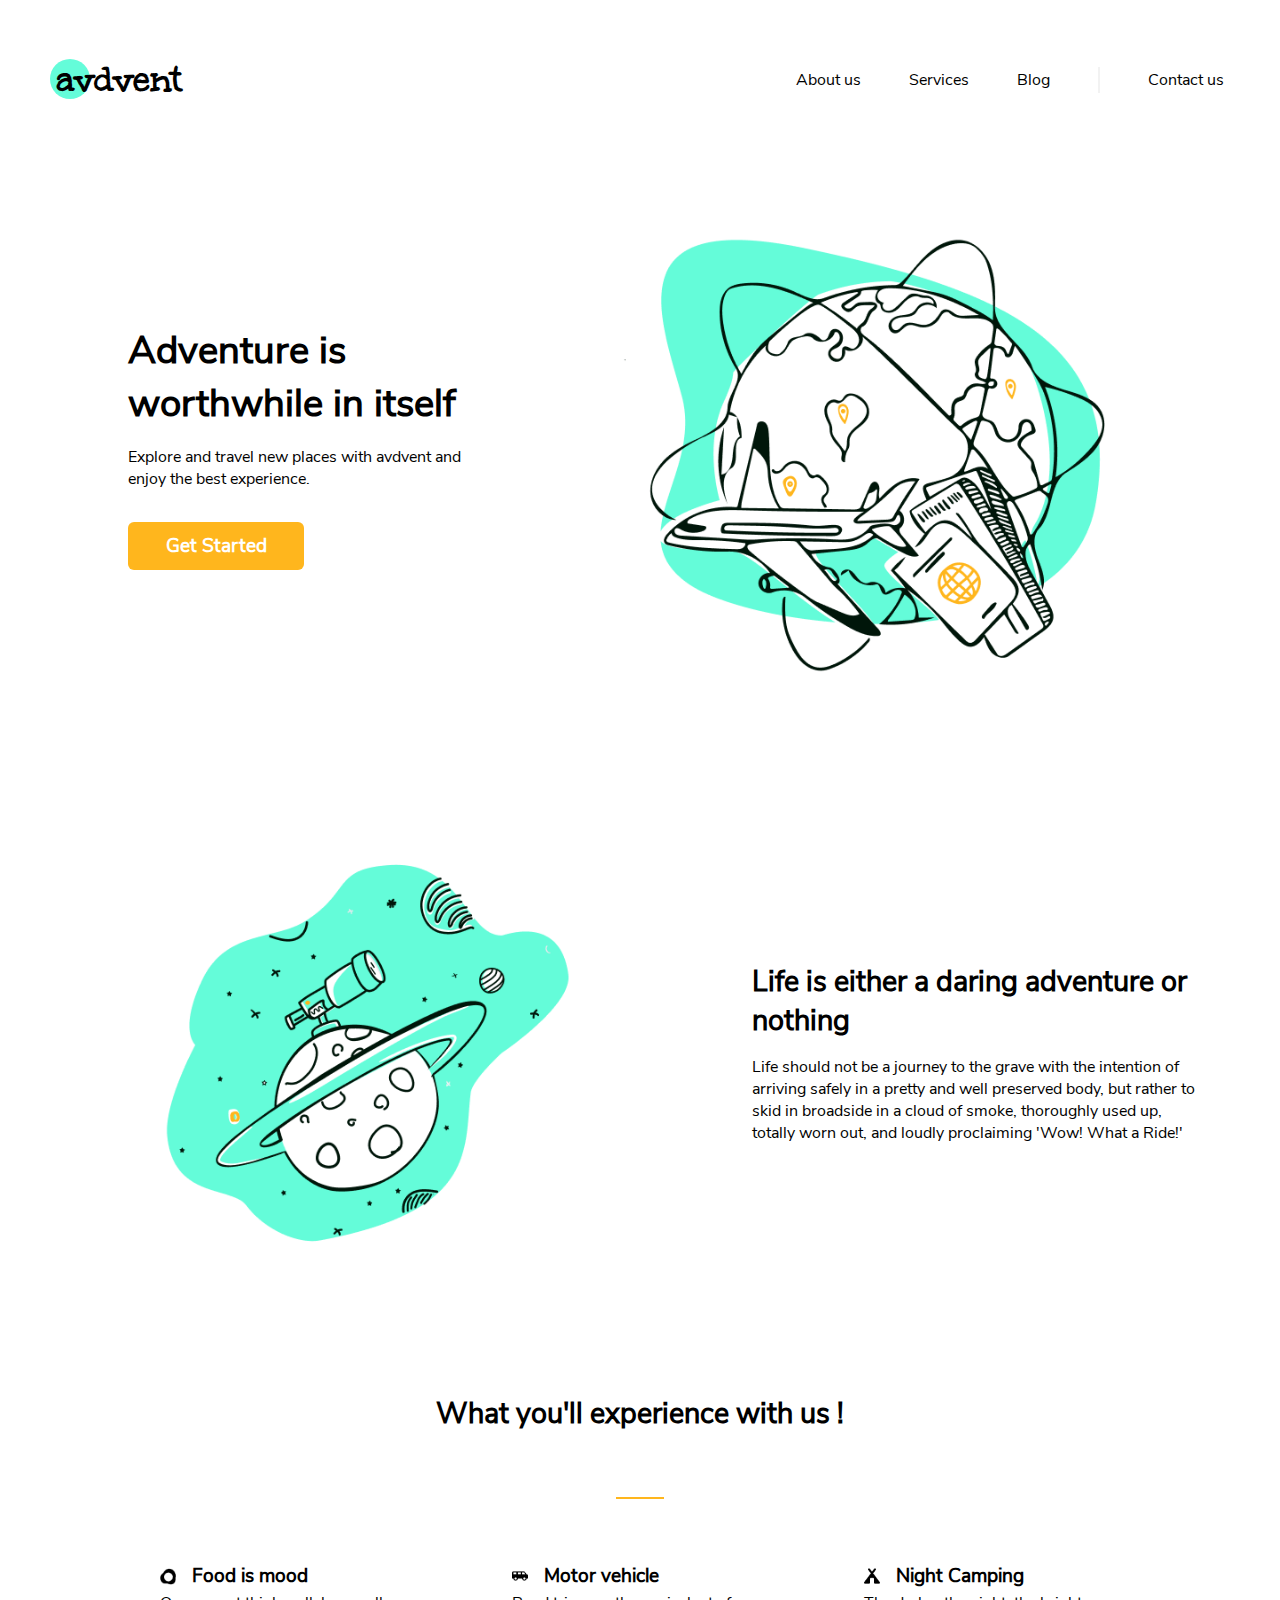
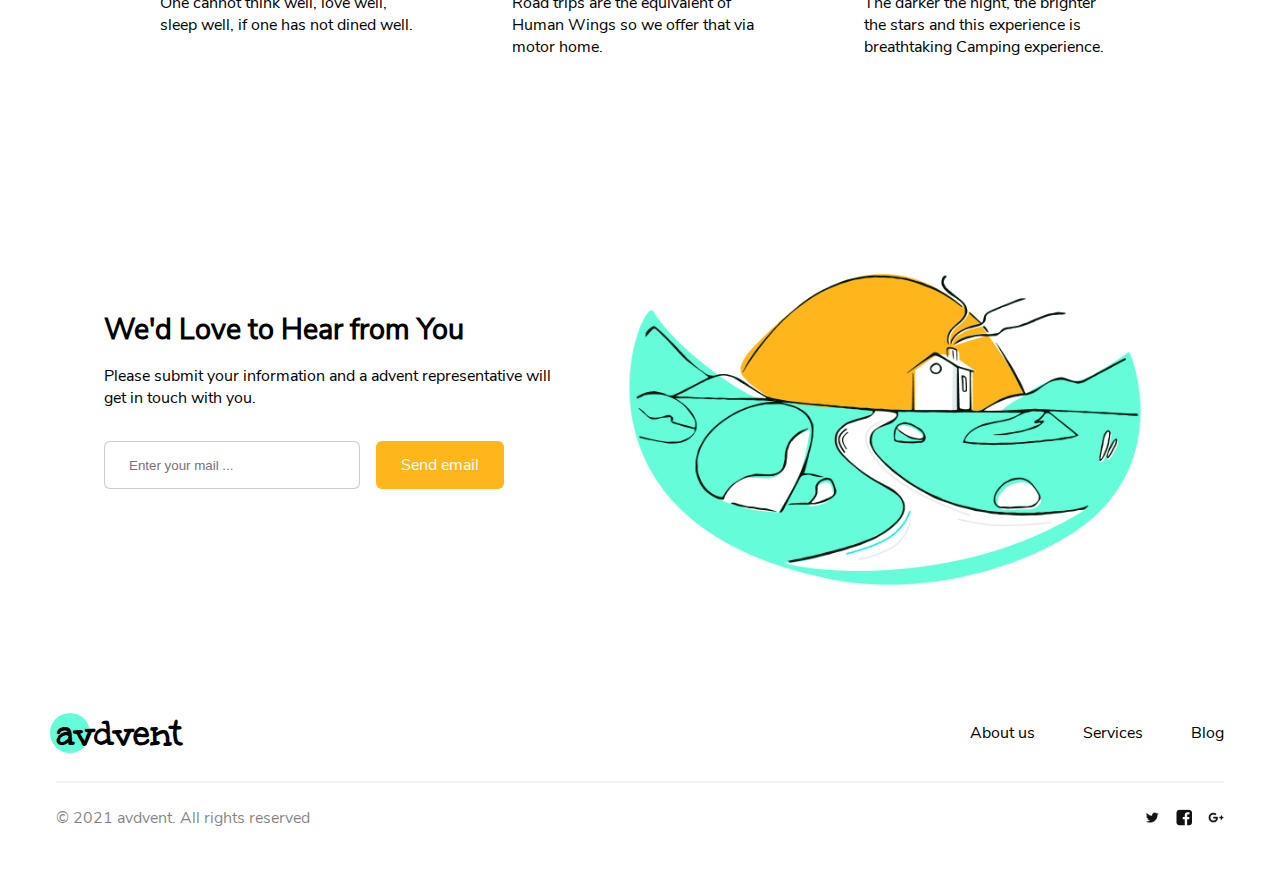
<file: index.html>
<html lang="en">
<head>
    <meta charset="UTF-8">
    <meta http-equiv="X-UA-Compatible" content="IE=edge">
    <meta name="viewport" content="width=device-width, initial-scale=1.0">
    <link rel="stylesheet" href="styles.css">
    <title>Avdvent</title>
</head>

<body>

    <div class="header">

        <div class="container_five__top__logo">
            <p class="container_five__top__logo__font ">avdvent</p>
            <div class="circle"></div>
        </div>

        <div class="tool">
            <input class="cocher" type="checkbox" id="nav_button">

            <label for="nav_button" class="croix">x</label>
            <label for="nav_button" class="hamburger">
                <div class="hamburger_icon">
                    <div></div>
                    <div></div>
                    <div></div>
                </div>
            </label>

            <div class="menu regular_font_text">
                <p> <a href="#">About us</a> </p>
                <p> <a href="#">Services</a> </p>
                <p> <a href="#">Blog</a> </p> 
                <div class="menu__barre"></div>                           
                <p> <a href="#">Contact us</a> </p>
            </div>
        </div>
       
    </div>



    <div class="container_one">

        <div class="container_one__text">
            <p class="big_font_title">Adventure is worthwhile in itself</p>
            <p class="regular_font_text">Explore and travel new places with avdvent and enjoy the best experience.<p>
            <a href="">
                <div class="container_one__button little_font_title">Get Started</div>
            </a>
        </div>

        <img src="img/travels.png" alt="travel drawing">

    </div>



    <div class="container_two">

        <div class="container_two__text">
            <p class="medium_font_title">Life is either a daring adventure or nothing</p>
            <p class="regular_font_text">Life should not be a journey to the grave with the intention of arriving safely in a pretty and well preserved body, but rather to skid in broadside in a cloud of smoke, thoroughly used up, totally worn out, and loudly proclaiming 'Wow! What a Ride!'</p>
        </div>

        <img src="img/exploring.png" alt="saturn drawing">    
        
    </div>



    <div class="container_three">
                                
            <p class="medium_font_title">What you'll experience with us !</p>
        
            <div class="container_three__barre"></div>

            <div class="container_three_theme">
                <div class="container_three_theme__item">
                    <div class="container_three_theme__item__title">
                        <img src="img/vector_3.png" alt="icon">
                        <p class="little_font_title">Food is mood</p>
                    </div>
                    <p class="regular_font_text">One cannot think well, love well, sleep well, if one has not dined well.</p>
                </div>

                <div class="container_three_theme__item">
                    <div class="container_three_theme__item__title">
                        <img src="img/vector_2.png" alt="icon">
                        <p class="little_font_title">Motor vehicle</p>
                    </div>
                    <p class="regular_font_text">Road trips are the equivalent of Human Wings so we offer that via motor home.</p>
                </div>

                <div class="container_three_theme__item">
                    <div class="container_three_theme__item__title">
                        <img src="img/vector_1.png" alt="icon">
                        <p class="little_font_title">Night Camping</p>
                    </div>
                    <p class="regular_font_text">The darker the night, the brighter the stars and this experience is breathtaking Camping experience.</p>
                </div>
            </div>
    </div>



    <div class="container_four">

        <div class="container_four__contents">
            <div class="container_four__text">
                <p class="medium_font_title">We'd Love to Hear from You</p>
                <p class="regular_font_text">Please submit your information and a advent representative will get in touch with you.<p>
            </div>

            <div class="container_four__contact"> 
                <input placeholder="Enter your mail ..." type="email" id="email"
                pattern=".+@globex.com" size="30" required>
                <a href="#"><div class="container_four__contact__button regular_font_text">Send email</div></a>
            </div>
        </div>

        <img src="img/landscape.png" alt="landscape drawing">
    </div>


    
    <div class="container_five">

        <div class="container_five__top">
            <div class="container_five__top__logo">
                <p class="container_five__top__logo__font ">avdvent</p>
                <div class="circle"></div>
            </div>

            <div class="container_five__top__menu  regular_font_text">
                <p> <a href="">About us</a> </p>
                <p> <a href="">Services</a> </p>
                <p> <a href="">Blog</a> </p>
            </div>
        </div>

        <div class="container_five__barre"></div>

        <div class="container_five__bottom">
            <p class="regular_font_text lightgrey">© 2021 avdvent. All rights reserved</p>
            <div class="container_five__bottom__logo">
                <a href="#"><img src="img/logo_twitter.png" alt="social media twitter"></a>
                <a href="#"></a><img src="img/logo_fb.png" alt="social media facebook"></a>
                <a href="#"></a><img src="img/logo_google.png" alt="social media google"></a>
            </div>
        </div>
    
    </div>



</body>
</html>
</file>
<file: styles.css>
/* BASIC SETTINGS */

*
{
    box-sizing: border-box;
    text-decoration: inherit;
    color: inherit;
}

body, html
{
    display: flex;
    flex-direction: column;
    padding: 1.5rem;
    row-gap: 4rem;
}

p
{
    margin: 0;
    padding: 0;
}

img
{
    width: 100%;
    max-width: 36rem;
    height: auto;
}


/* HEADER */

    /* Logo */

    .container_five__top__logo
    {
        position: relative;
    }

    .container_five__top__logo__font
    {
        font-family: "unkempt";
        font-weight: bold;
        font-size: 2.4rem;
    }

    .circle
    {
        background-color: #64fcd9;
        border-radius: 50%;
        width: 40px;
        height: 40px;
        position: absolute;
        bottom: 4px;
        left: -6px;
        z-index: -1;
    }

    /* Menu */

        /* Hamburger icon*/

        .hamburger_icon
        {
            display: flex;
            flex-direction: column;
            row-gap: 6px;
            cursor: pointer;
        }
        .hamburger_icon div
        {
            width: 3rem;
            height: 4px;
            background-color: #FFB61D;
        }

        /* Display */

        .header
        {
            display: flex;
            flex-direction: row;
            justify-content: space-between;
            align-items: center; 
        }

        .menu
        {
            display: flex;
            flex-direction: column;
            justify-content: center;
            position: fixed;
            top: 0;
            right: 0;
            left: 0;
            width: 100%;
            height: 100vh;
            z-index: 6;
            background-color:rgba(255, 255, 255, 0.95);
            display: none;
            row-gap: 10%;
        }

        .menu p
        {
            display: flex;
            justify-content: center;
            align-items: center;
            width: 100%;
            color: black;
            z-index: 10; 
            font-weight: bolder; 
            text-transform: uppercase;
            letter-spacing: 0.2rem;
        }

        .tool
        {
            display: flex;
            align-items: center;
            justify-content: center;
        }

        .croix
        {
            font-size: 2rem;
            font-family: "arcamajora";
            font-weight: bolder;
            display: none;
            color: black;
            z-index: 10;
            cursor: pointer;
            right: 4.5rem;
            position: fixed;
        }

        .cocher
        {
            display: none;
        }

        /* Condition */

        #nav_button:checked ~ .menu p 
        {
            display: flex;
            z-index: 10;
        }

        #nav_button:checked ~ .croix 
        {
            display: flex;
        }

        #nav_button:checked ~ .hamburger  
        {
            display: none;
        }

        #nav_button:checked ~ .menu  
        {
            display: flex;
        }



/* CONTAINER */

.container_one, .container_two
{
    display: flex;
    flex-direction: row;
    flex-wrap: wrap;
    align-items: center;
    justify-content: center;
    column-gap: 6rem;
}

.container_three
{
    display: flex;
    flex-direction: column;
    row-gap: 4rem;
    margin-top: 2rem;
    margin-bottom: 2rem;
}

.container_four
{
    display: flex;
    flex-direction: row;
    flex-wrap: wrap;
    align-items: center;
    justify-content: center; 
    column-gap: 3rem;   
}

.container_five
{
    display: flex;
    flex-direction: column;
    row-gap: 1.5rem;   
    width: 100%;
}

.container_one__text
{
    display: flex;
    flex-direction: column;
    row-gap: 1rem;
    max-width: 22rem;  
}

.container_two__text, .container_four__text
{
    max-width: 28rem;
    display: flex;
    flex-direction: column;
    row-gap: 1rem;
}

.container_three_theme
{
    display: flex;
    flex-direction: column;
    row-gap: 2rem; 
}

.container_three_theme p
{
    max-width: 16rem;
}

.container_three_theme__item__title 
{
    display: flex;
    flex-direction: row;
    align-items: center;
    column-gap: 1rem;
    margin-bottom: 0.2rem;
}

.container_three_theme__item__title img
{
    display: flex;
    column-gap: 1rem;
    max-width: 1rem;
}

.container_four__contact
{
    display: flex;
    flex-direction: row;
    flex-wrap: wrap;
    justify-content: flex-start;
    column-gap: 1rem;
    row-gap: 1rem;
    padding-top: 1rem;
}

.container_five__top
{
    display: flex;
    justify-content: space-between;
    align-items: center;
    flex-wrap: wrap;
    column-gap: 3rem;
    row-gap: 1.5rem;
}

.container_five__top__menu
{
    display: flex;
    flex-direction: row;
    column-gap: 3rem;
}

.container_five__bottom
{
    display: flex;
    justify-content: space-between;
    align-items: center;
    flex-wrap: wrap;
    column-gap: 1rem;
    row-gap: 1rem;  
}

.container_five__bottom__logo 
{
    display: flex;
    flex-direction: row;
    align-items: center; 
    column-gap: 0.5rem;
}

.container_five__bottom__logo img
{
    max-width: 1rem;
    cursor: pointer;
}



/* MAIL BAR */

#email
{
    width: 16rem;
    height: 3rem;
    border-radius: 6px 6px;
    border: 1px rgba(1, 1, 1, 0.2) solid;
}

#email:focus
{
    border: 1px solid black;
    outline: none;
}

input
{
    padding-left: 1.5rem;
}



/* STYLES */

    /* Font family */

    @font-face 
    {
        font-family: "nunito";
        src: url(fonts/NunitoSans-Regular.ttf),
            url(fonts/NunitoSans-Bold.ttf);
    }

    @font-face 
    {
        font-family: "unkempt";
        src: url(fonts/Unkempt-Regular.ttf),
            url(fonts/Unkempt-Bold.ttf);
    }

    @font-face 
    {
        font-family: "arcamajora";
        src: url(fonts/ArcaMajora3-Bold.otf);
    }

    /* Font styles */

    .little_font_title
    {
        font-family: "nunito";
        font-weight: bold;
        font-size: 1.2rem;
    }

    .medium_font_title
    {
        font-family: "nunito";
        font-weight: bold;
        font-size: 1.8rem;
    }

    .big_font_title
    {
        font-family: "nunito";
        font-weight: bold;
        font-size: 2.4rem;
    }

    .regular_font_text
    {
        font-family: "nunito";
        font-size: 1rem;  
    }

    /* Color */

    .lightgrey 
    {
        color: rgba(1, 1, 1, 0.5);
    }

    /* Hover */

    .container_five__top__menu p:hover
    {
        color: #64fcd9;
    }

    .container_one__button:hover, .container_four__contact__button:hover, .hamburger_icon:hover div
    {
    background-color: #64fcd9;   
    }

    .menu p:hover, .menubas p:hover, .croix:hover
    {
        color: #64fcd9;
    }



/* SHAPES */

    /* button */

    .container_one__button
    {
        display: flex;
        justify-content: center;
        align-items: center;
        background-color: #FFB61D;
        width: 11rem;
        height: 3rem;
        border-radius: 6px 6px;
        color: white;
        cursor: pointer;
    }

    .container_four__contact__button
    {
        display: flex;
        justify-content: center;
        align-items: center;
        background-color: #FFB61D;
        width: 8rem;
        height: 3rem;
        border-radius: 6px 6px;
        color: white;
        cursor: pointer;
    }

    /* bar */

    .container_three__barre
    {
        width: 3rem;
        height: 2px;
        background-color: #FFB61D;
    }

    .container_five__barre
    {
        width: 100%;
        height: 2px;
        background-color: rgba(1, 1, 1, 0.05);
    }

    .menu__barre
    {
        display: flex;
        width: 2px;
        height: 26px;
        background-color: rgba(1, 1, 1, 0.05);
        display: none;
    }



/* DISPLAY TABLET */

@media screen and (min-width:35rem)
{
    .container_one__text, .container_two__text, .container_four__text
    {
      align-items: center;
      text-align: center;  
    }

    .container_two
    {
       flex-direction: row-reverse;
    }

    .container_three
    {
        align-items: center;
    }
    .container_three_theme
    {
        text-align: center;
    }
    .container_three_theme__item__title
    {
        justify-content: center;
    }
  
    .container_four__contact
    {
        justify-content: center;
    }
}



/* DISPLAY PC */

@media screen and (min-width:78rem)
{
    .container_one__text, .container_two__text, .container_four__text
    {
      align-items: inherit;
      text-align: inherit;  
    }
  
    .container_four__contact, .container_one__text
    {
        justify-content: flex-start;
        align-items: flex-start;
    }

    .container_three_theme
    {
        flex-direction: row;
        text-align: start;
        column-gap: 6rem;
    }

    .container_three_theme__item__title
    {
        justify-content: flex-start;
    }

        /* Menu */

        .menu
        {
            position: static;
            display: flex;
            width: inherit;
            height: inherit;
            justify-content: flex-end;
            flex-direction: row;
        
            column-gap: 3rem;
            background-color: inherit;
        }

        .menu p 
        {
            width: inherit; 
            font-weight: 500;
            text-transform: none;
            letter-spacing: inherit;
        }

        label 
        {
            display: none;
        }

        .menu__barre
        {
            display: flex; 
        }
        #nav_button:checked ~ .croix 
        {
            display: none;
        }
}
</file>
